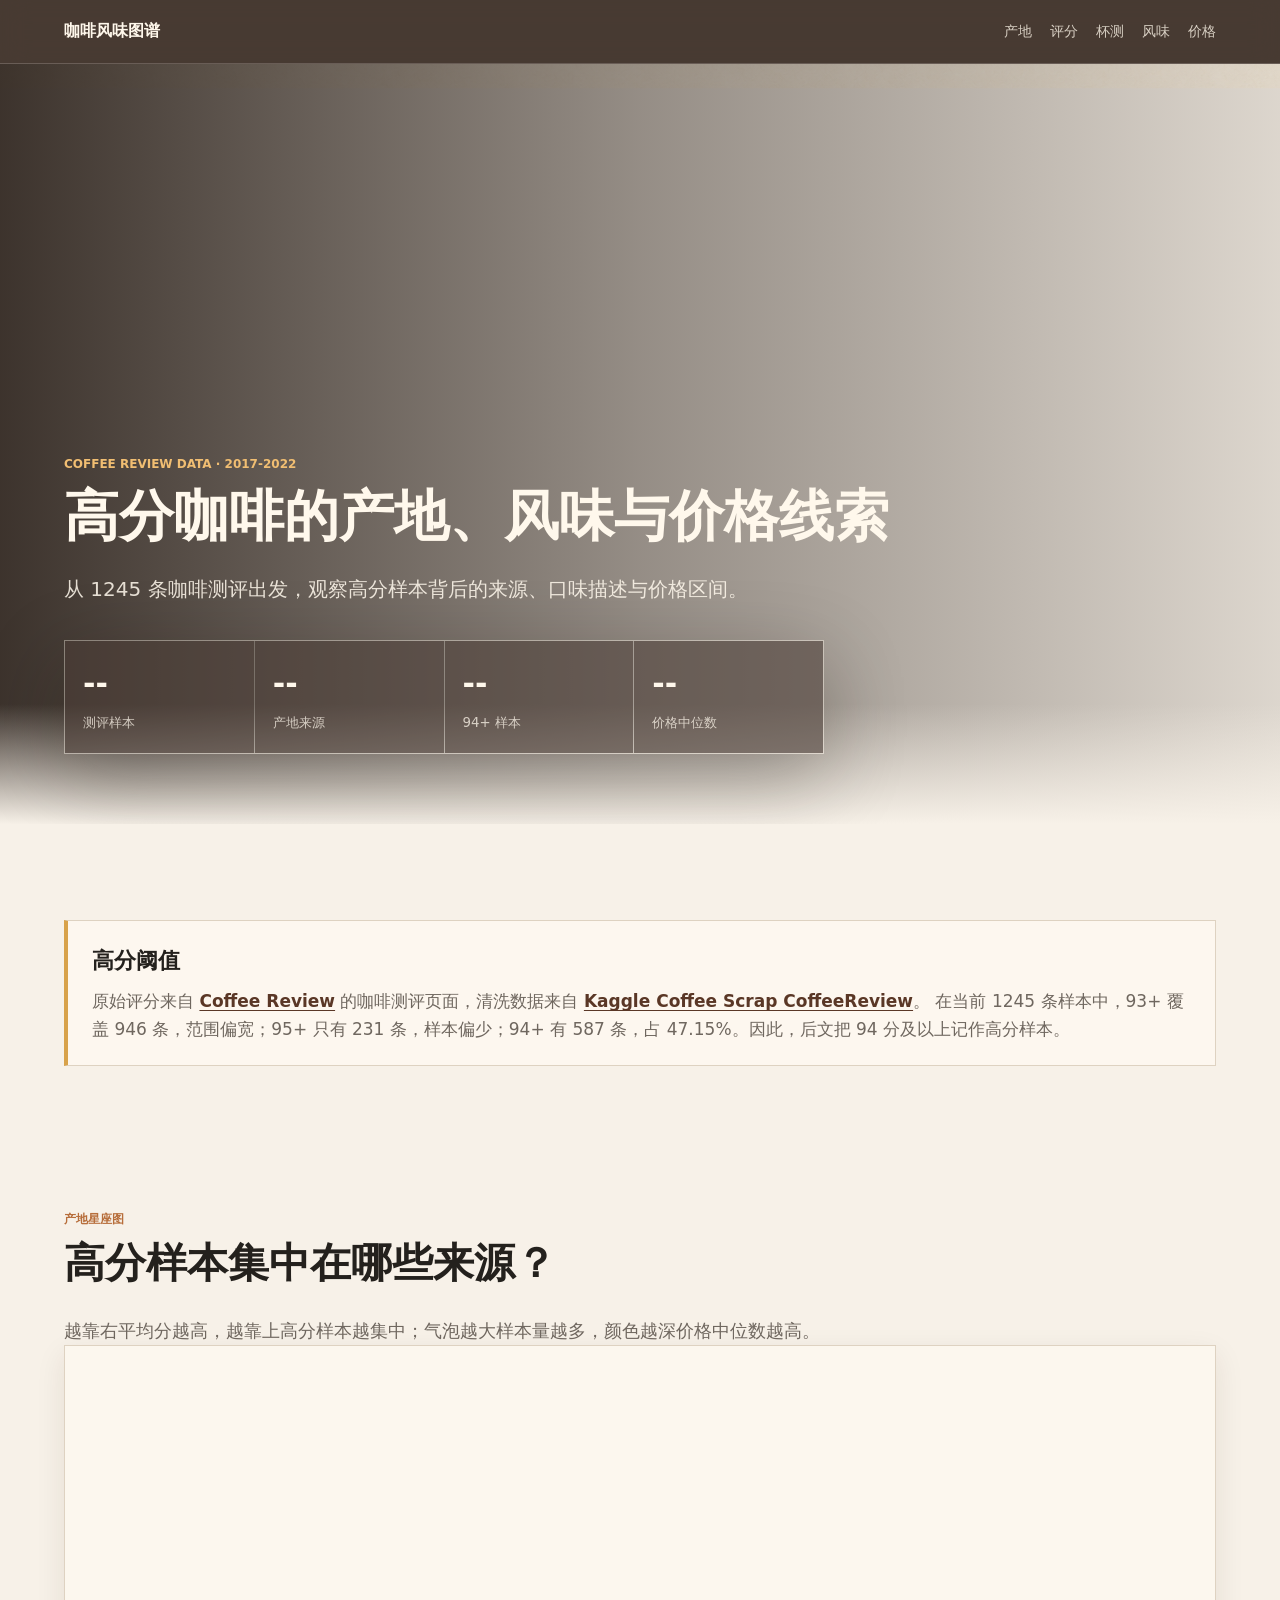
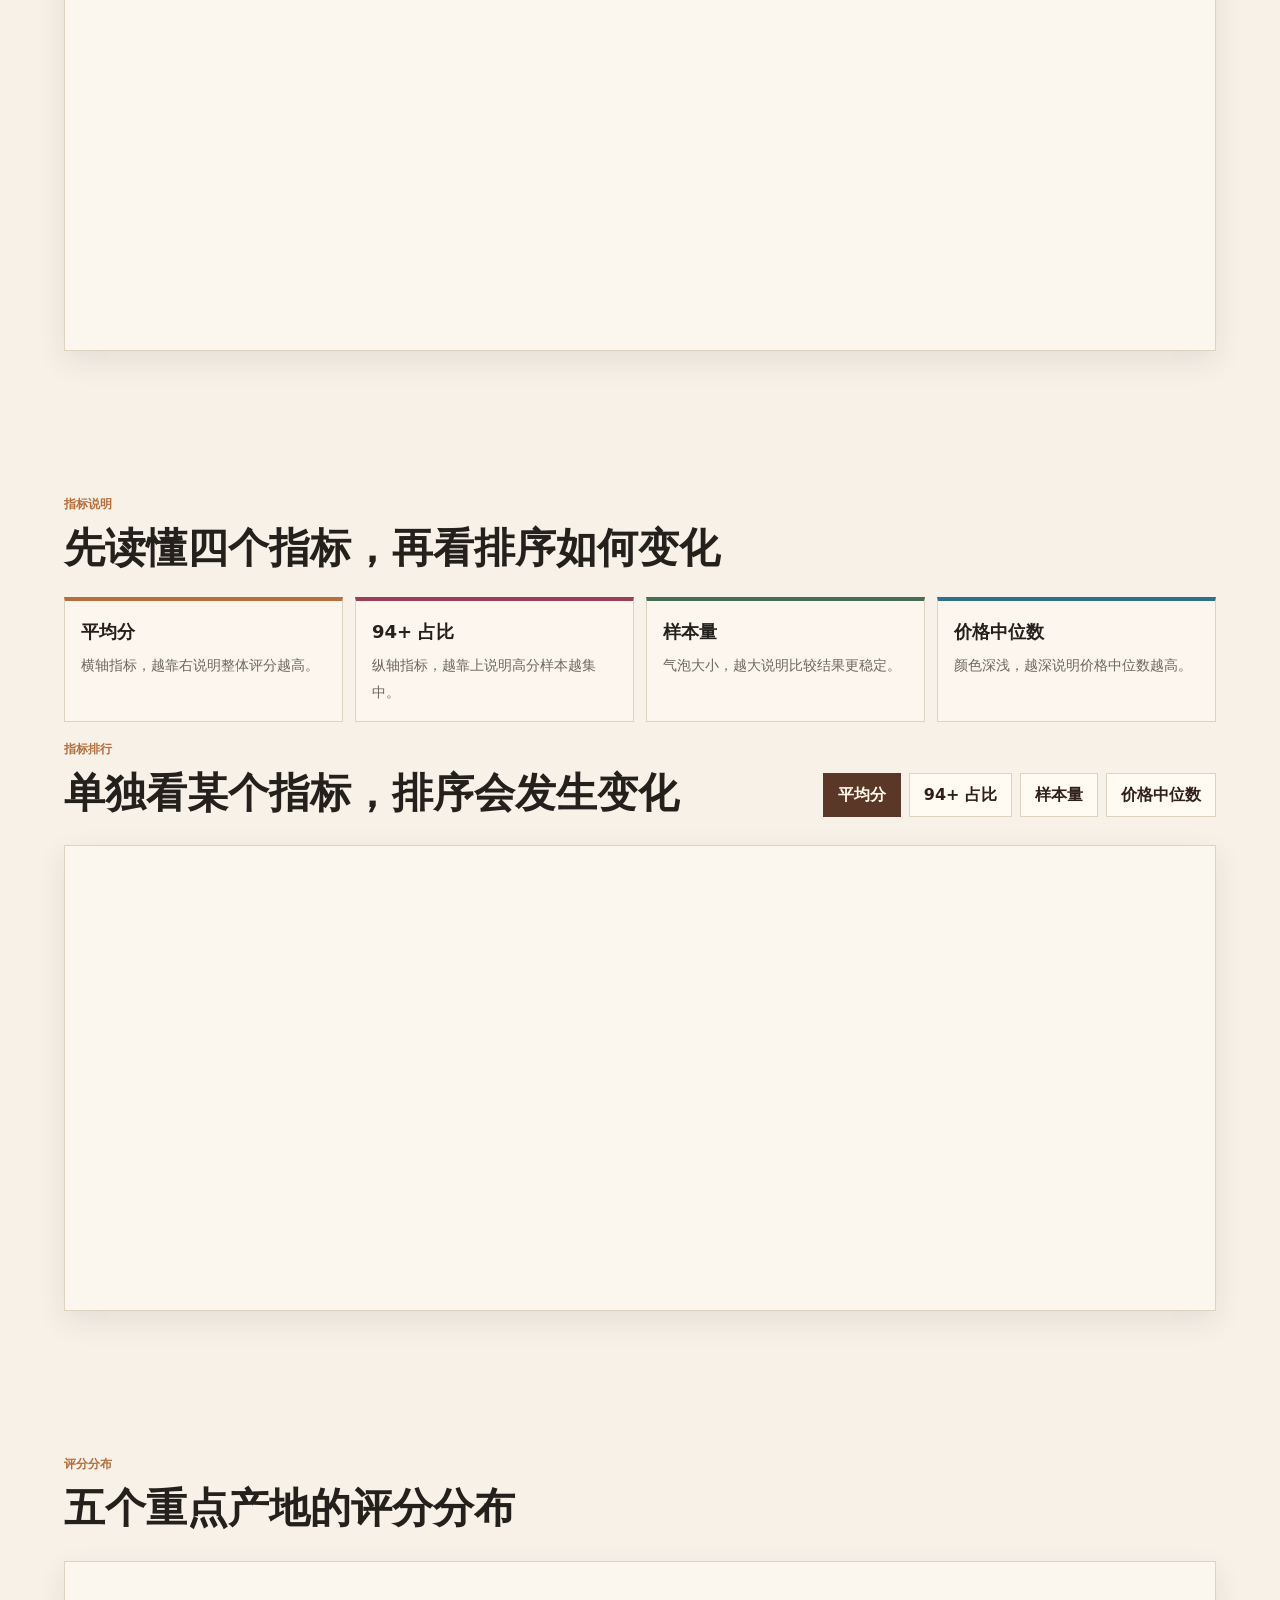
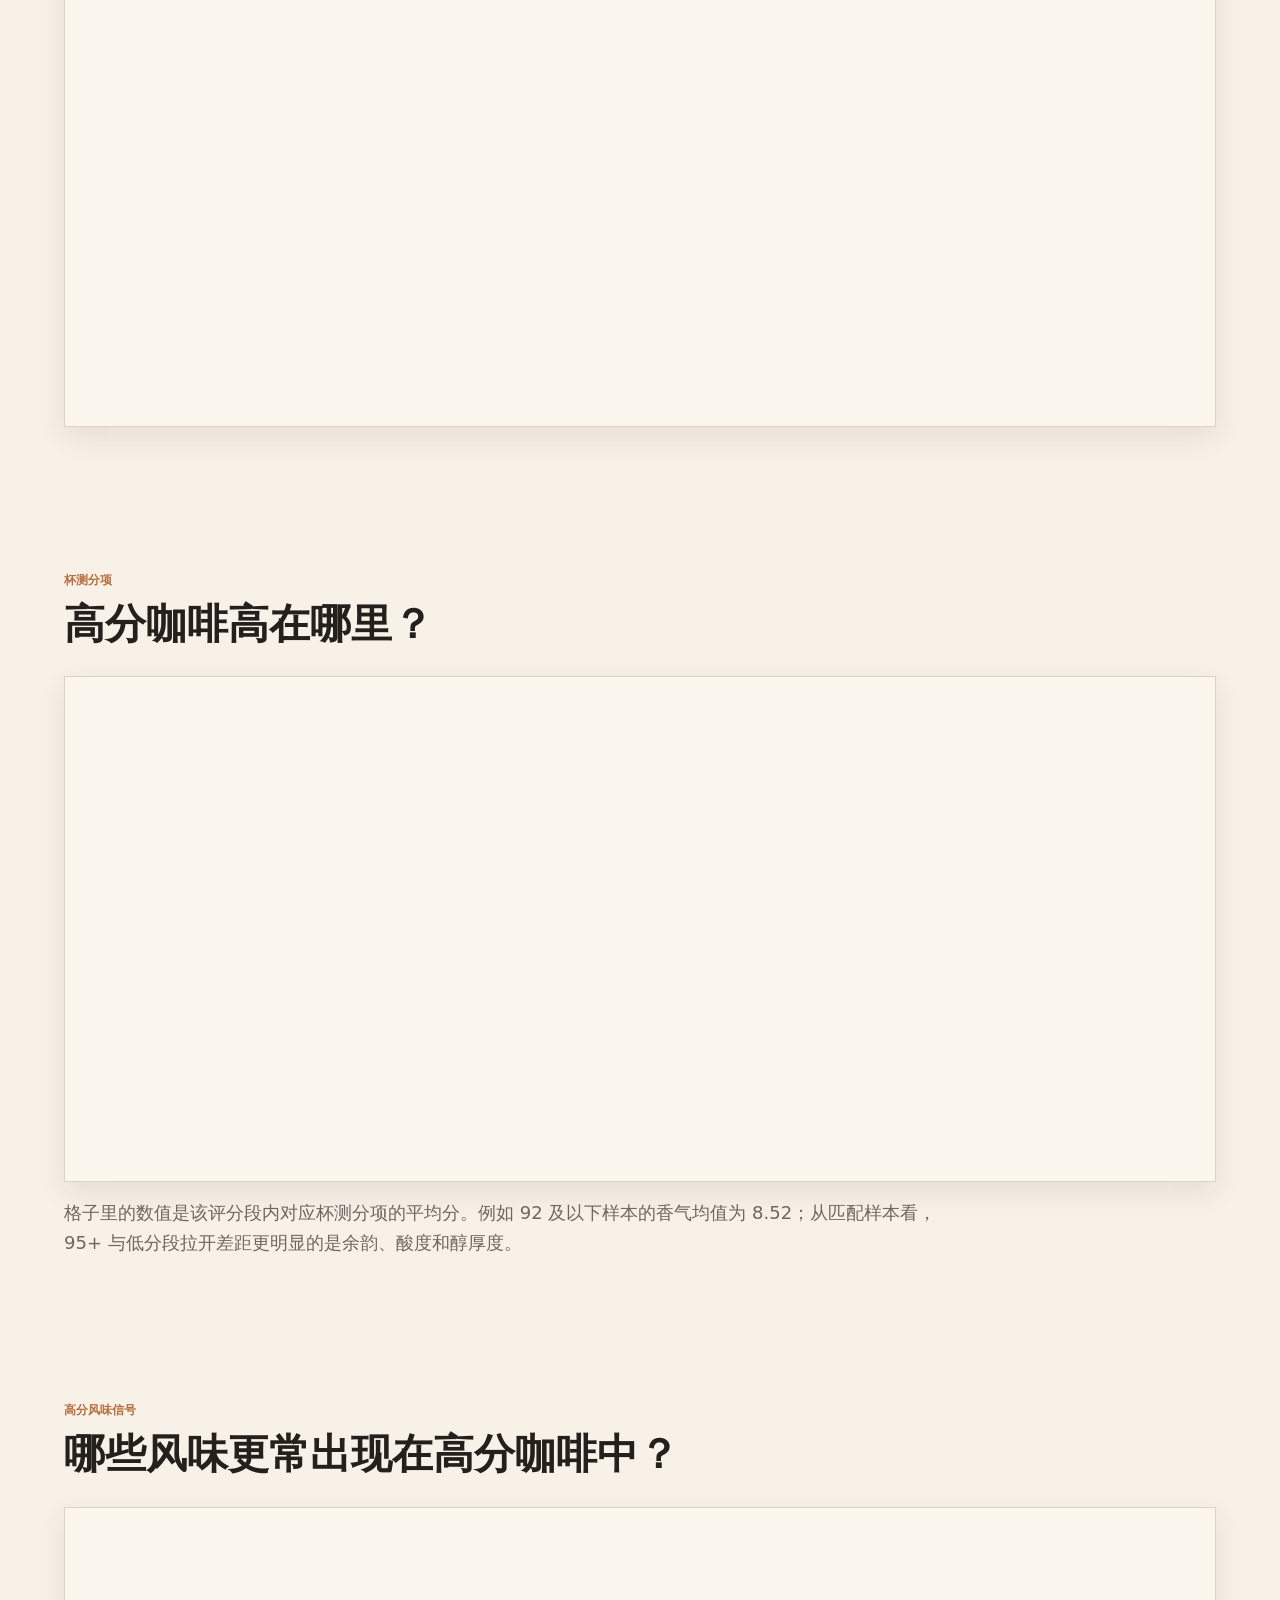
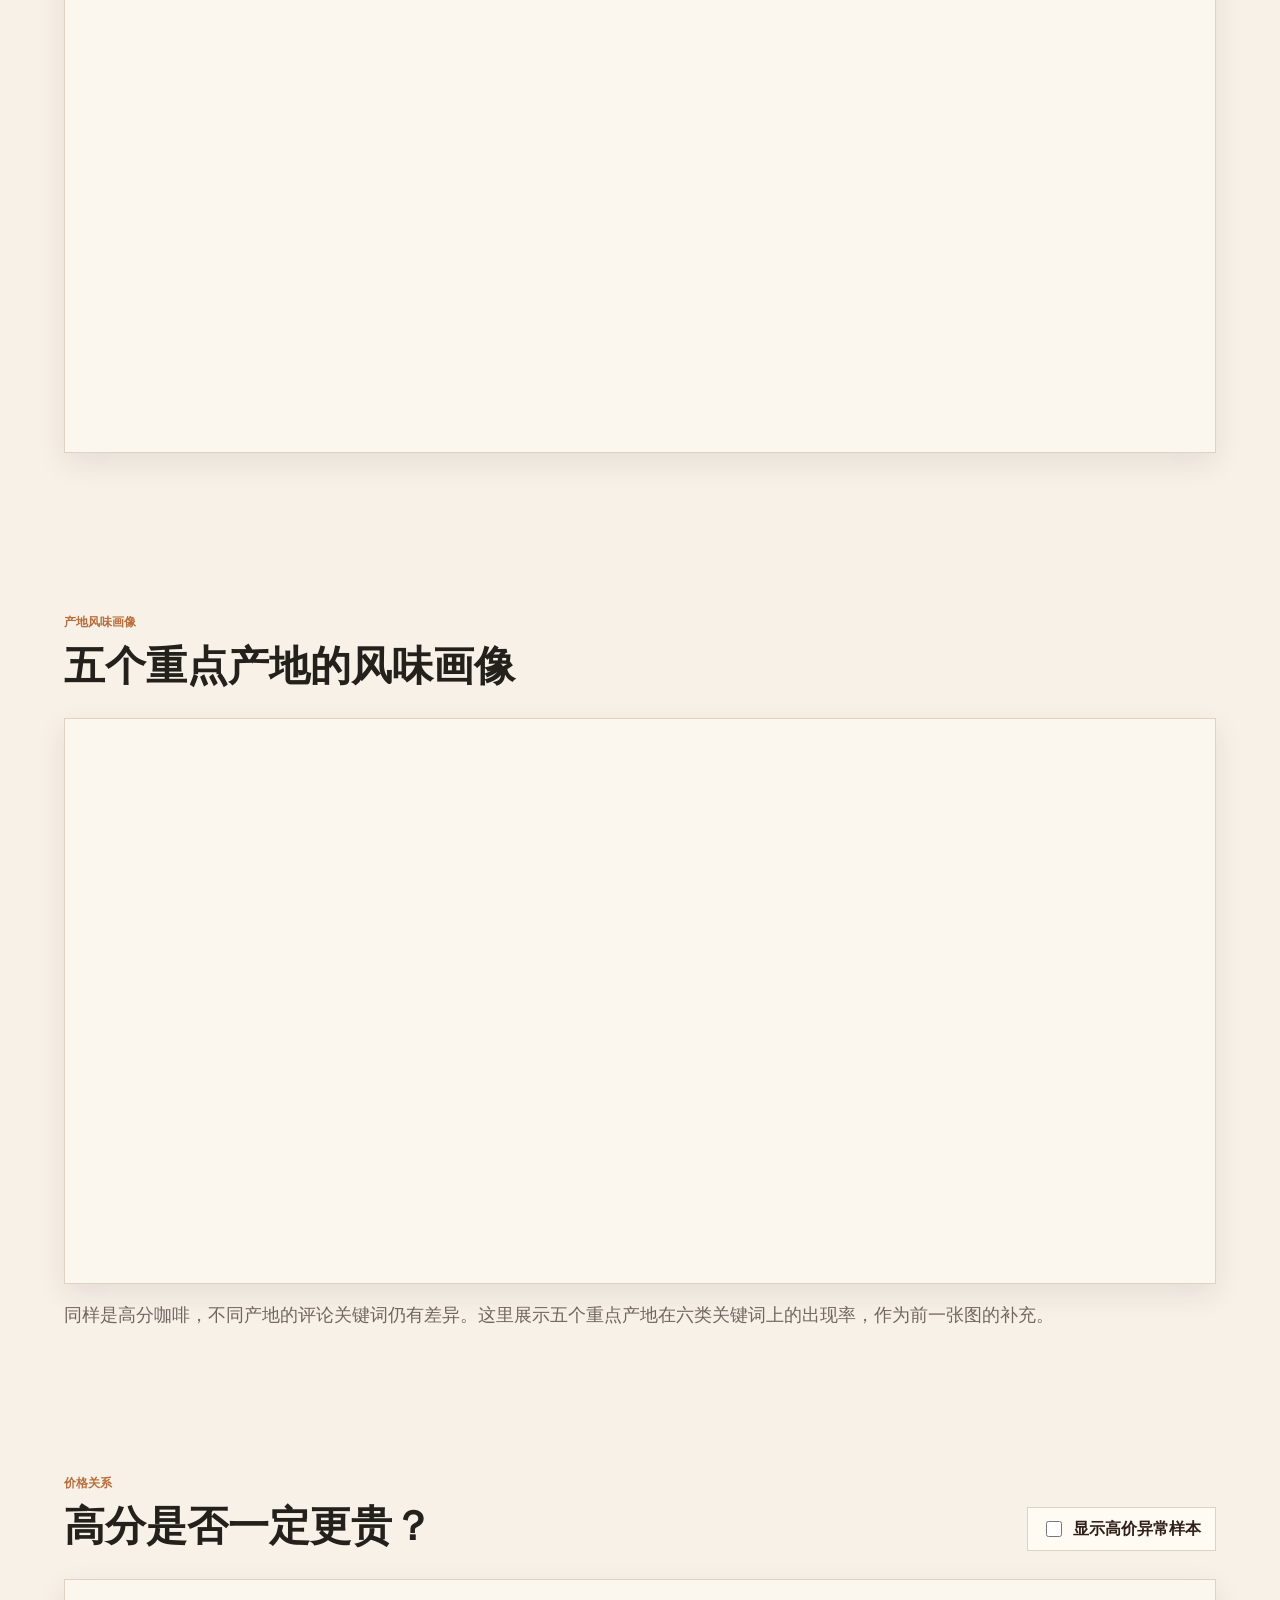
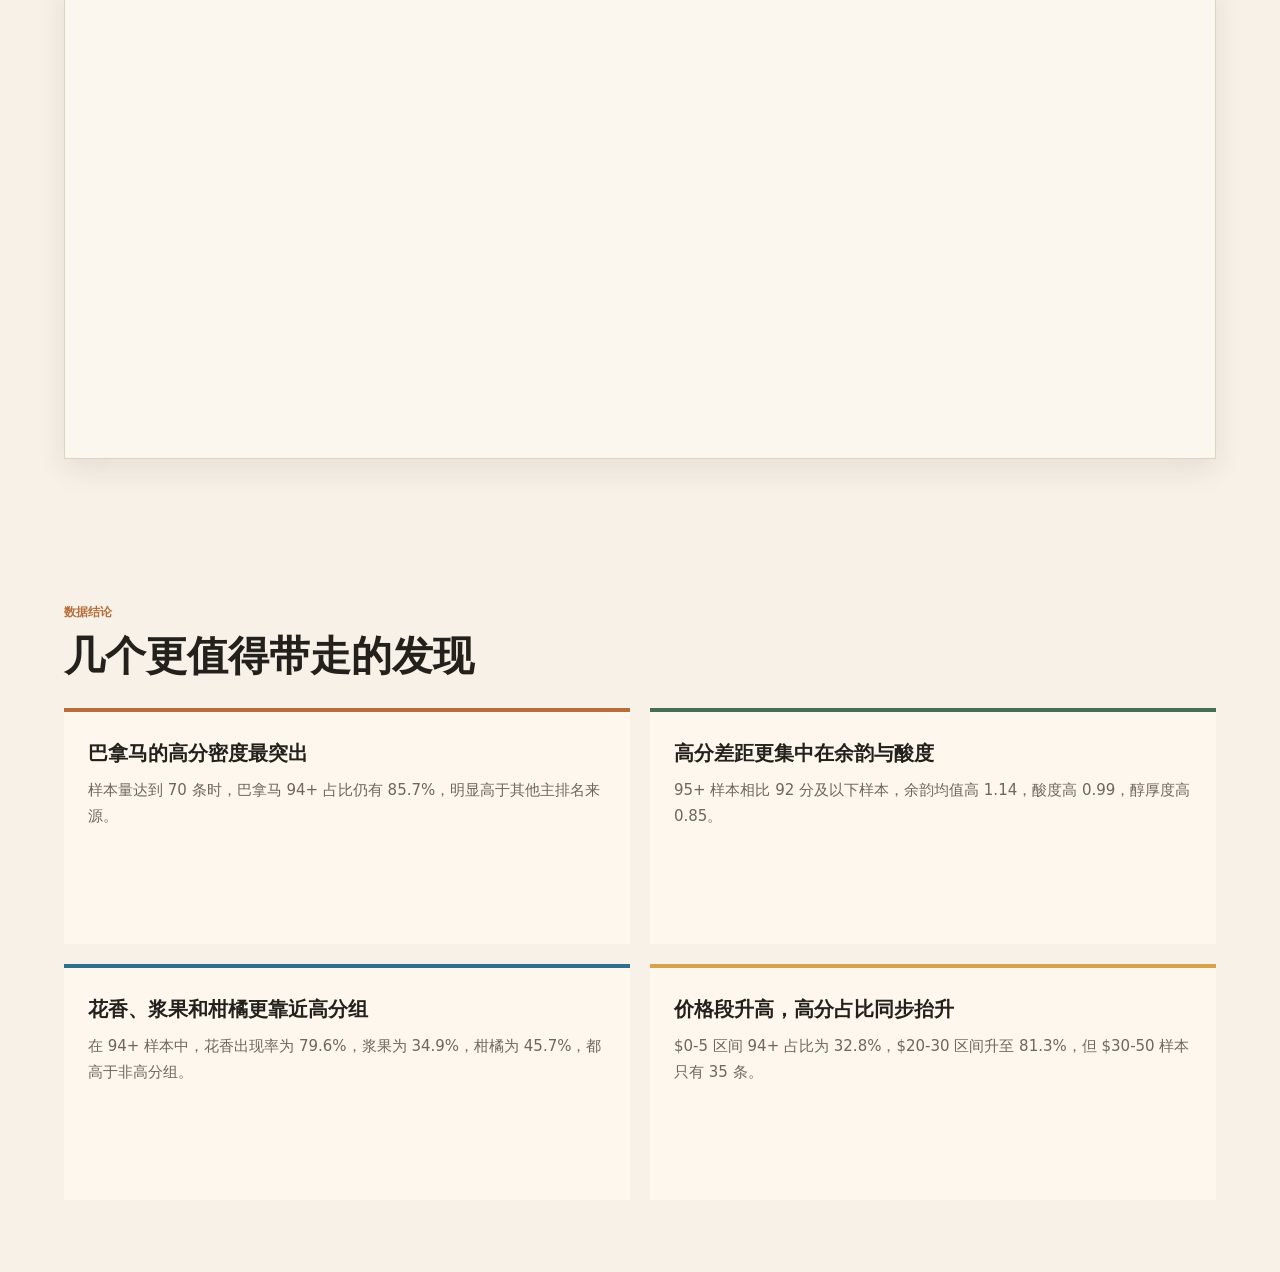
<file: index.html>
<!doctype html>
<html lang="zh-CN">
<head>
  <meta charset="utf-8">
  <meta http-equiv="refresh" content="0; url=site/">
  <meta name="viewport" content="width=device-width, initial-scale=1">
  <title>咖啡可视化</title>
</head>
<body>
</body>
</html>
</file>
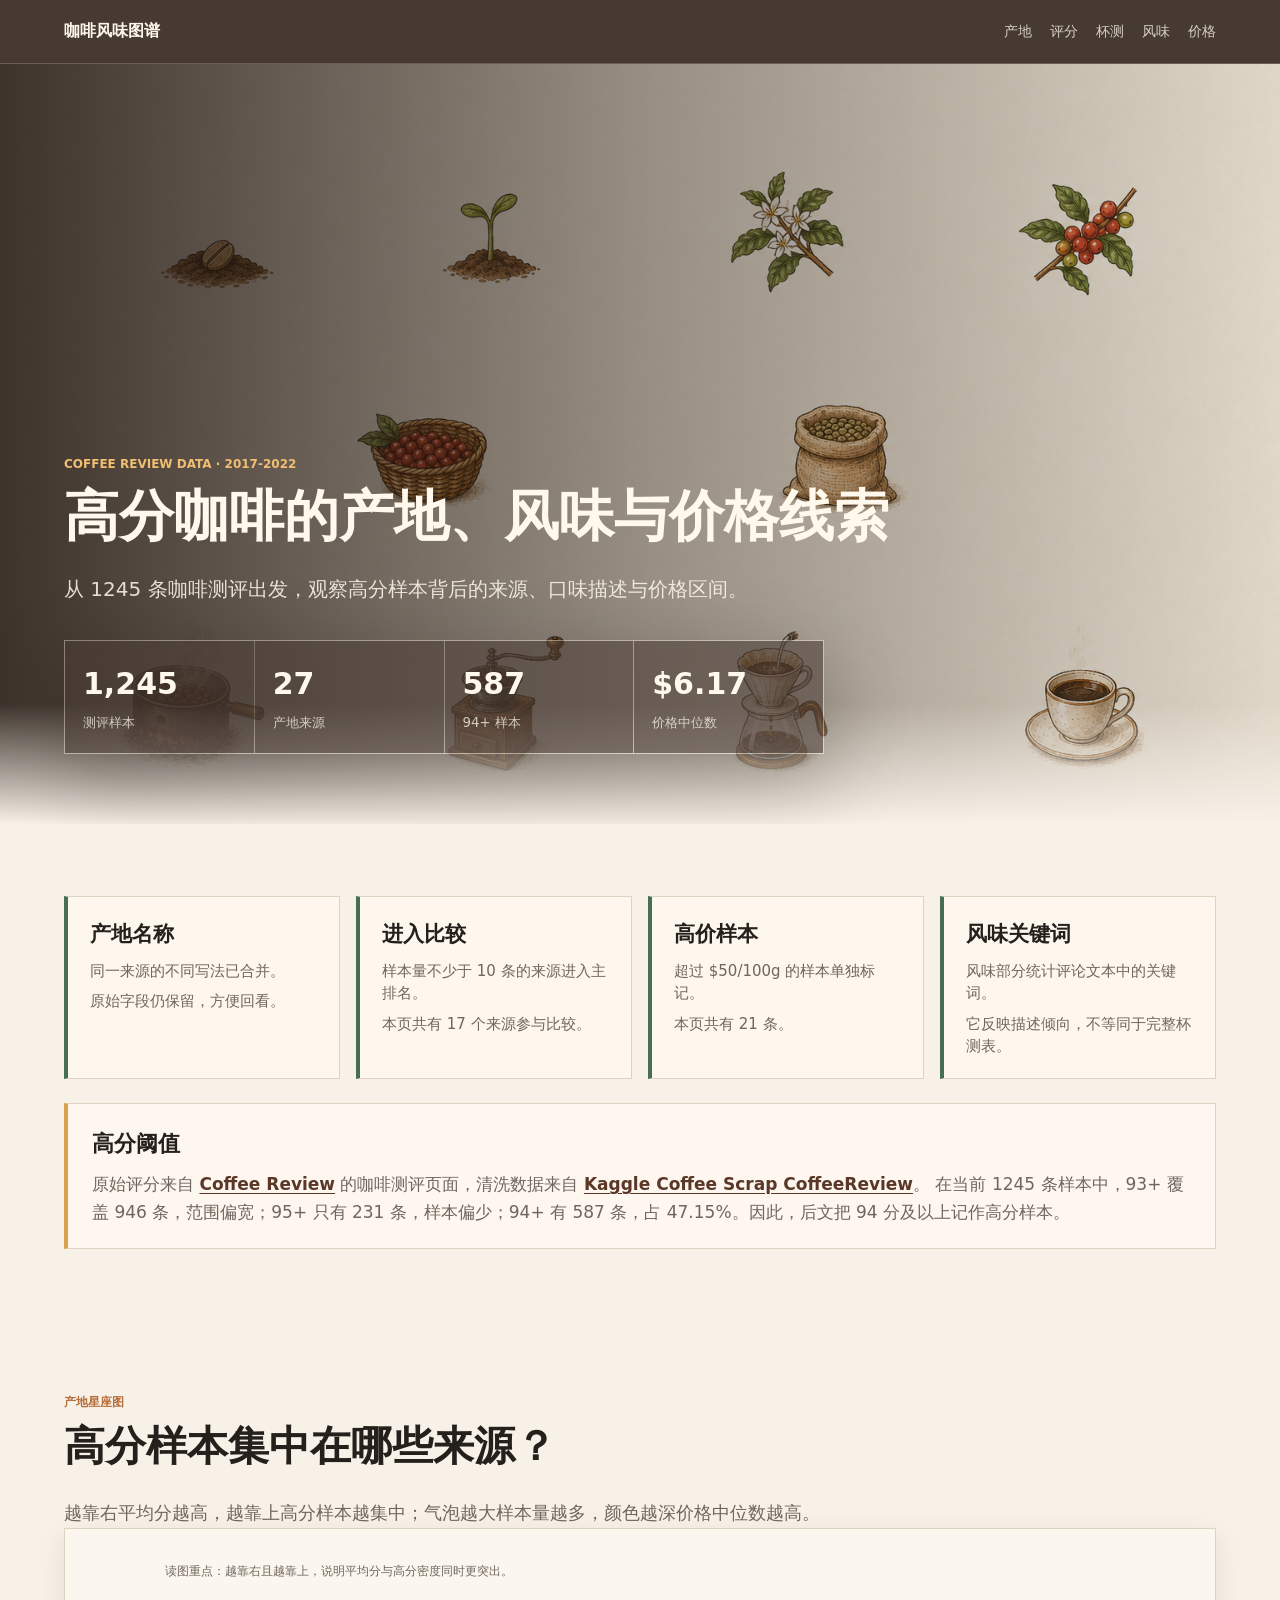
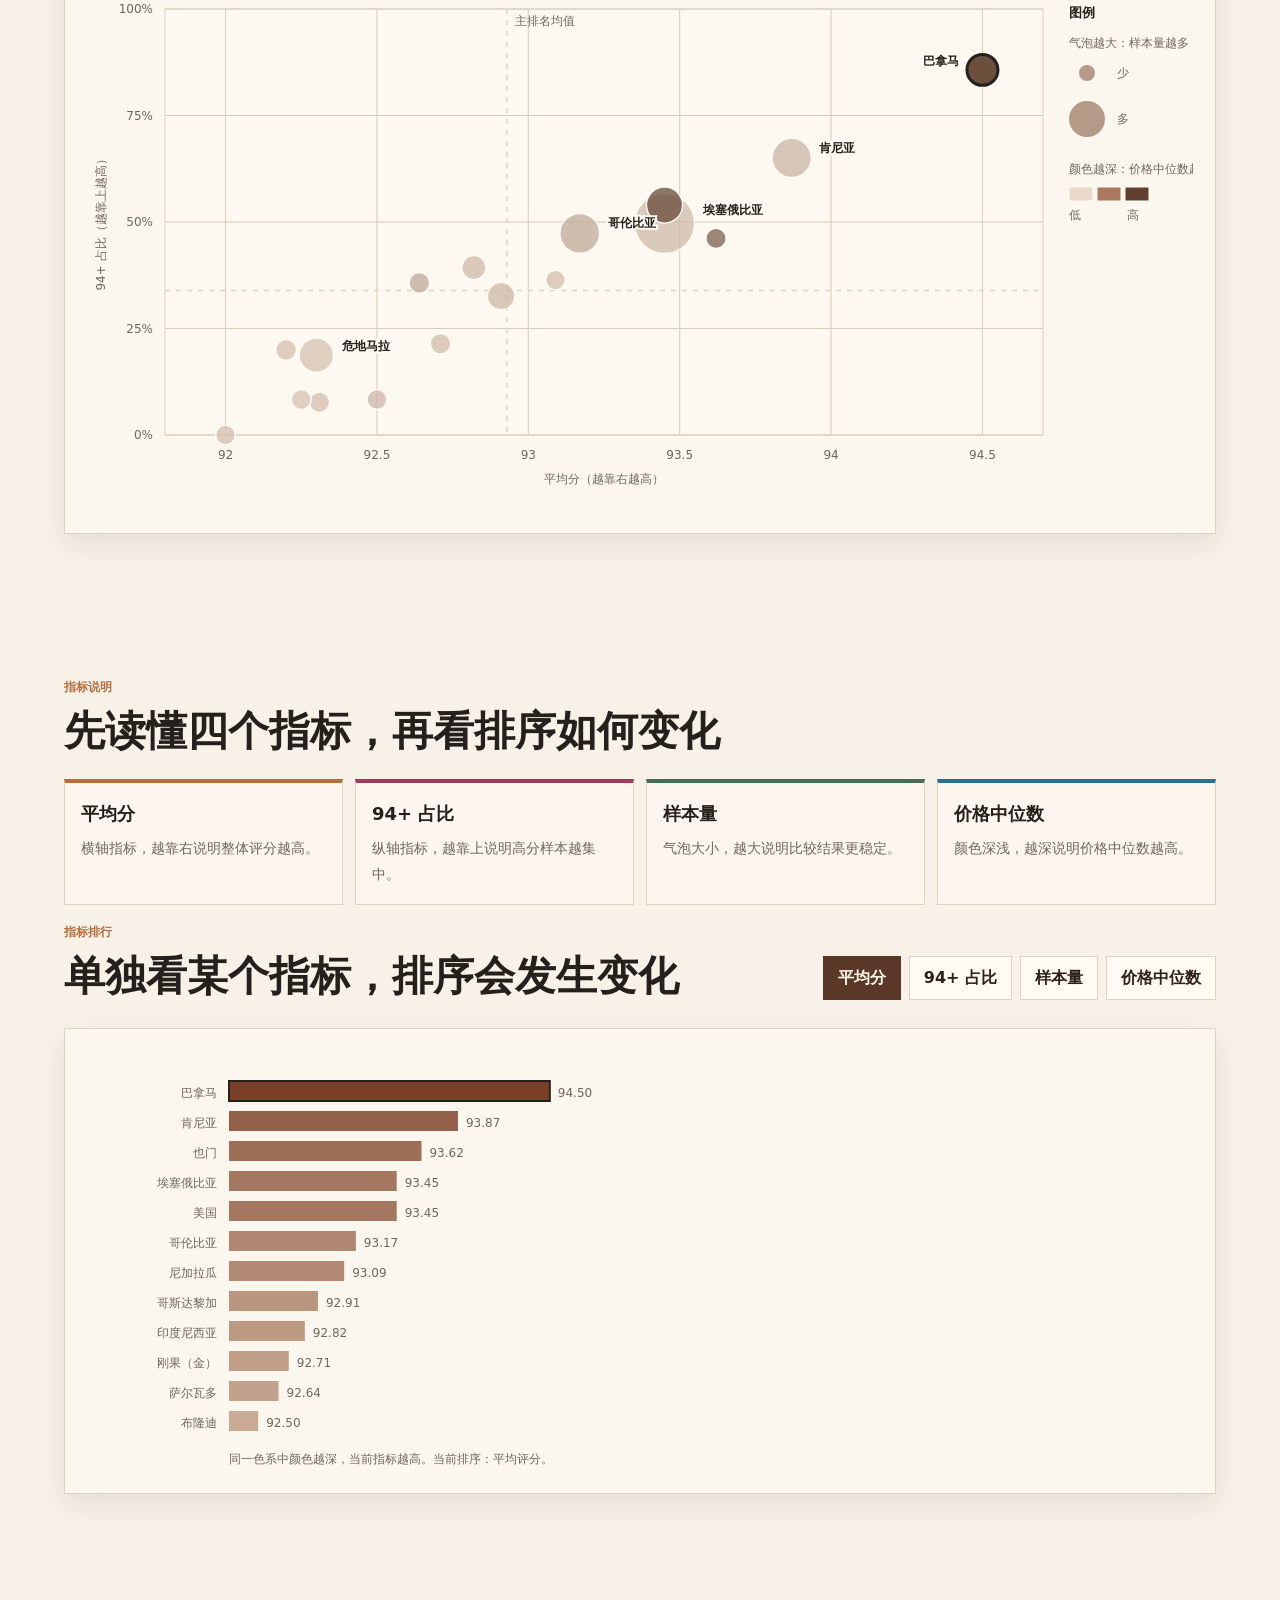
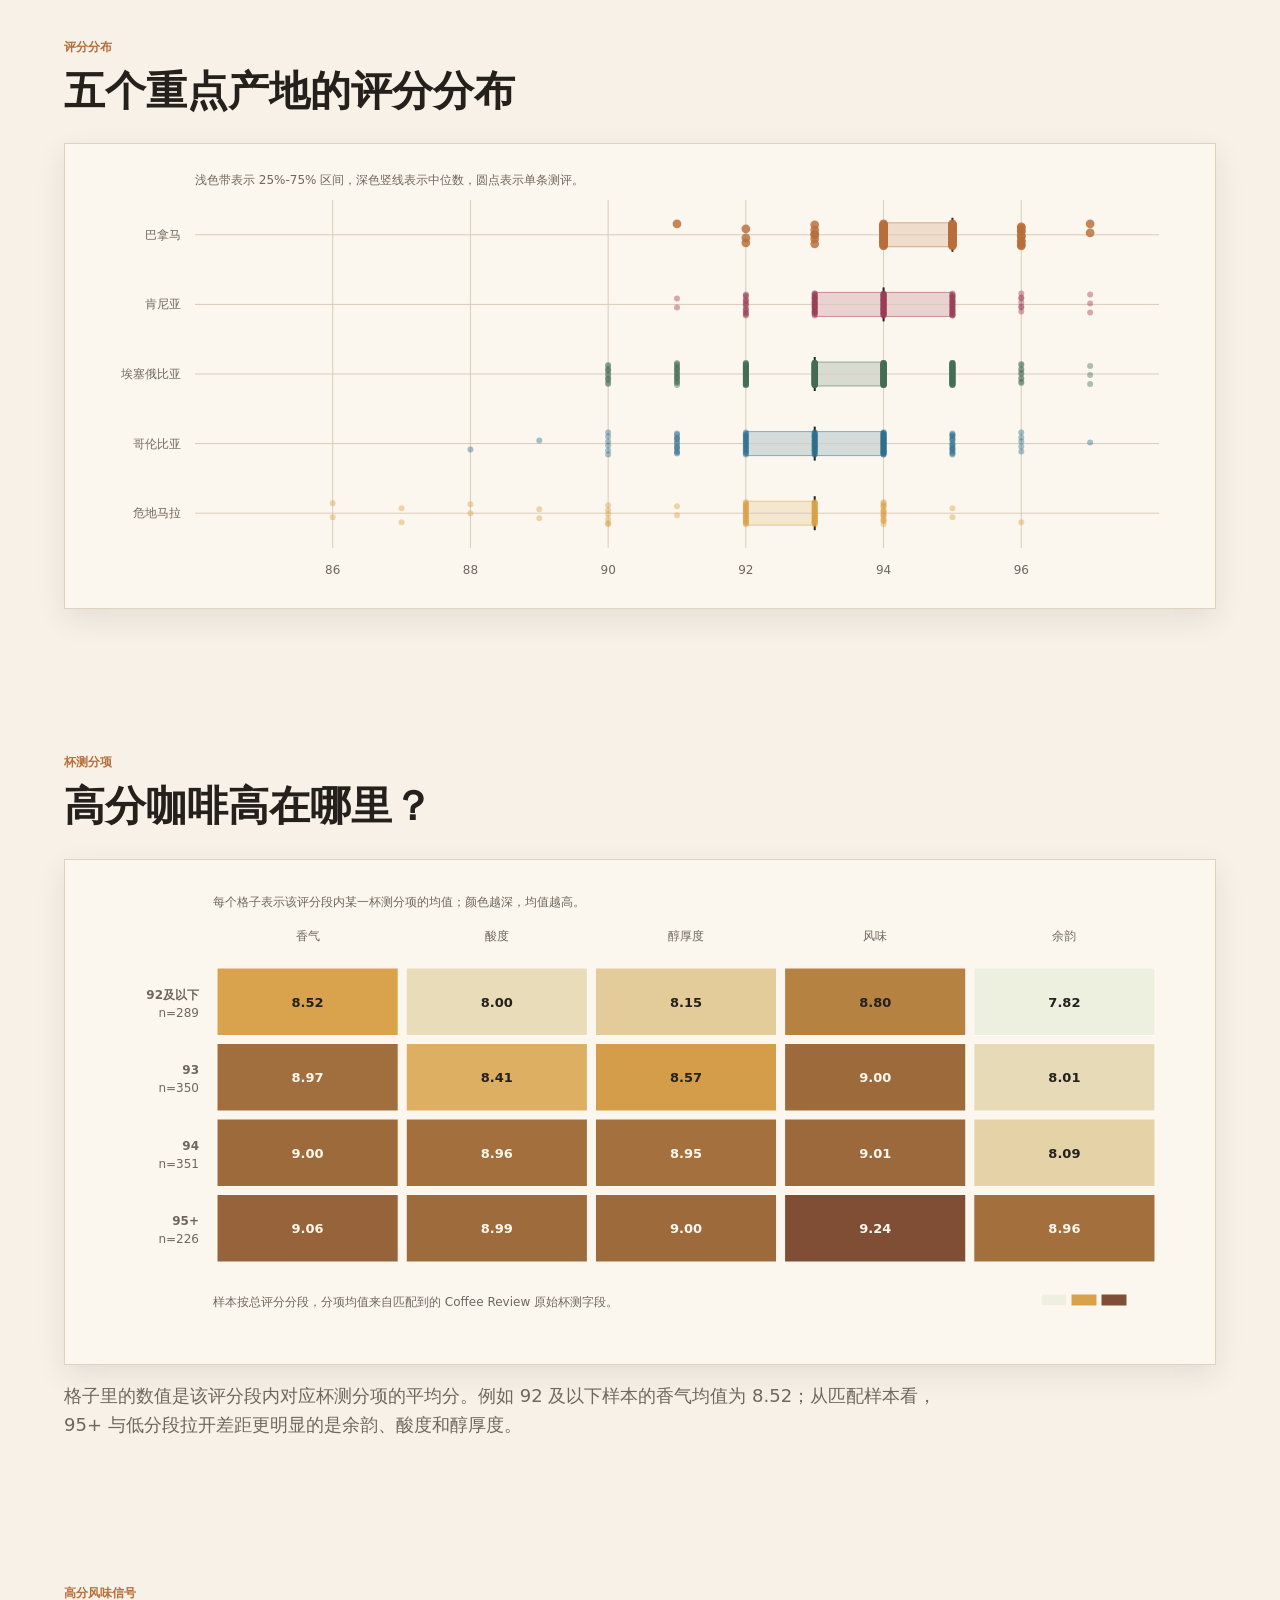
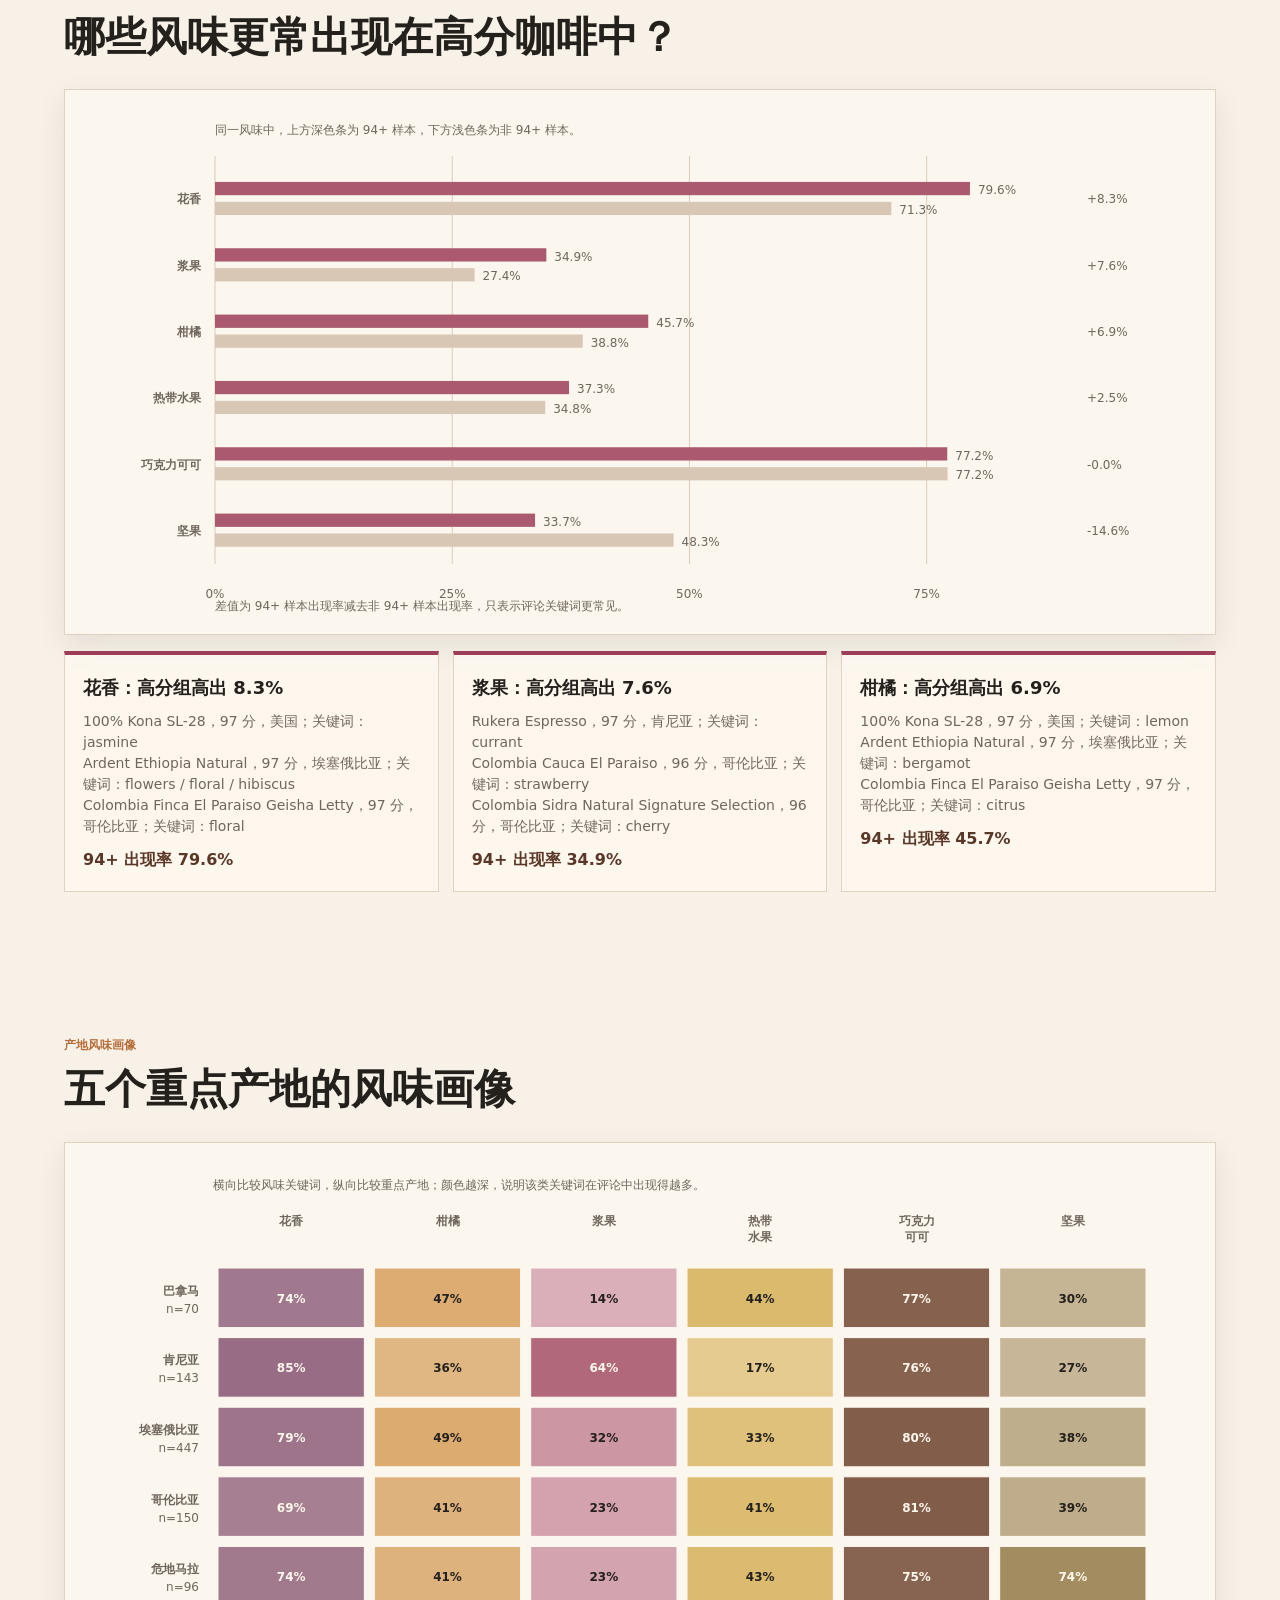
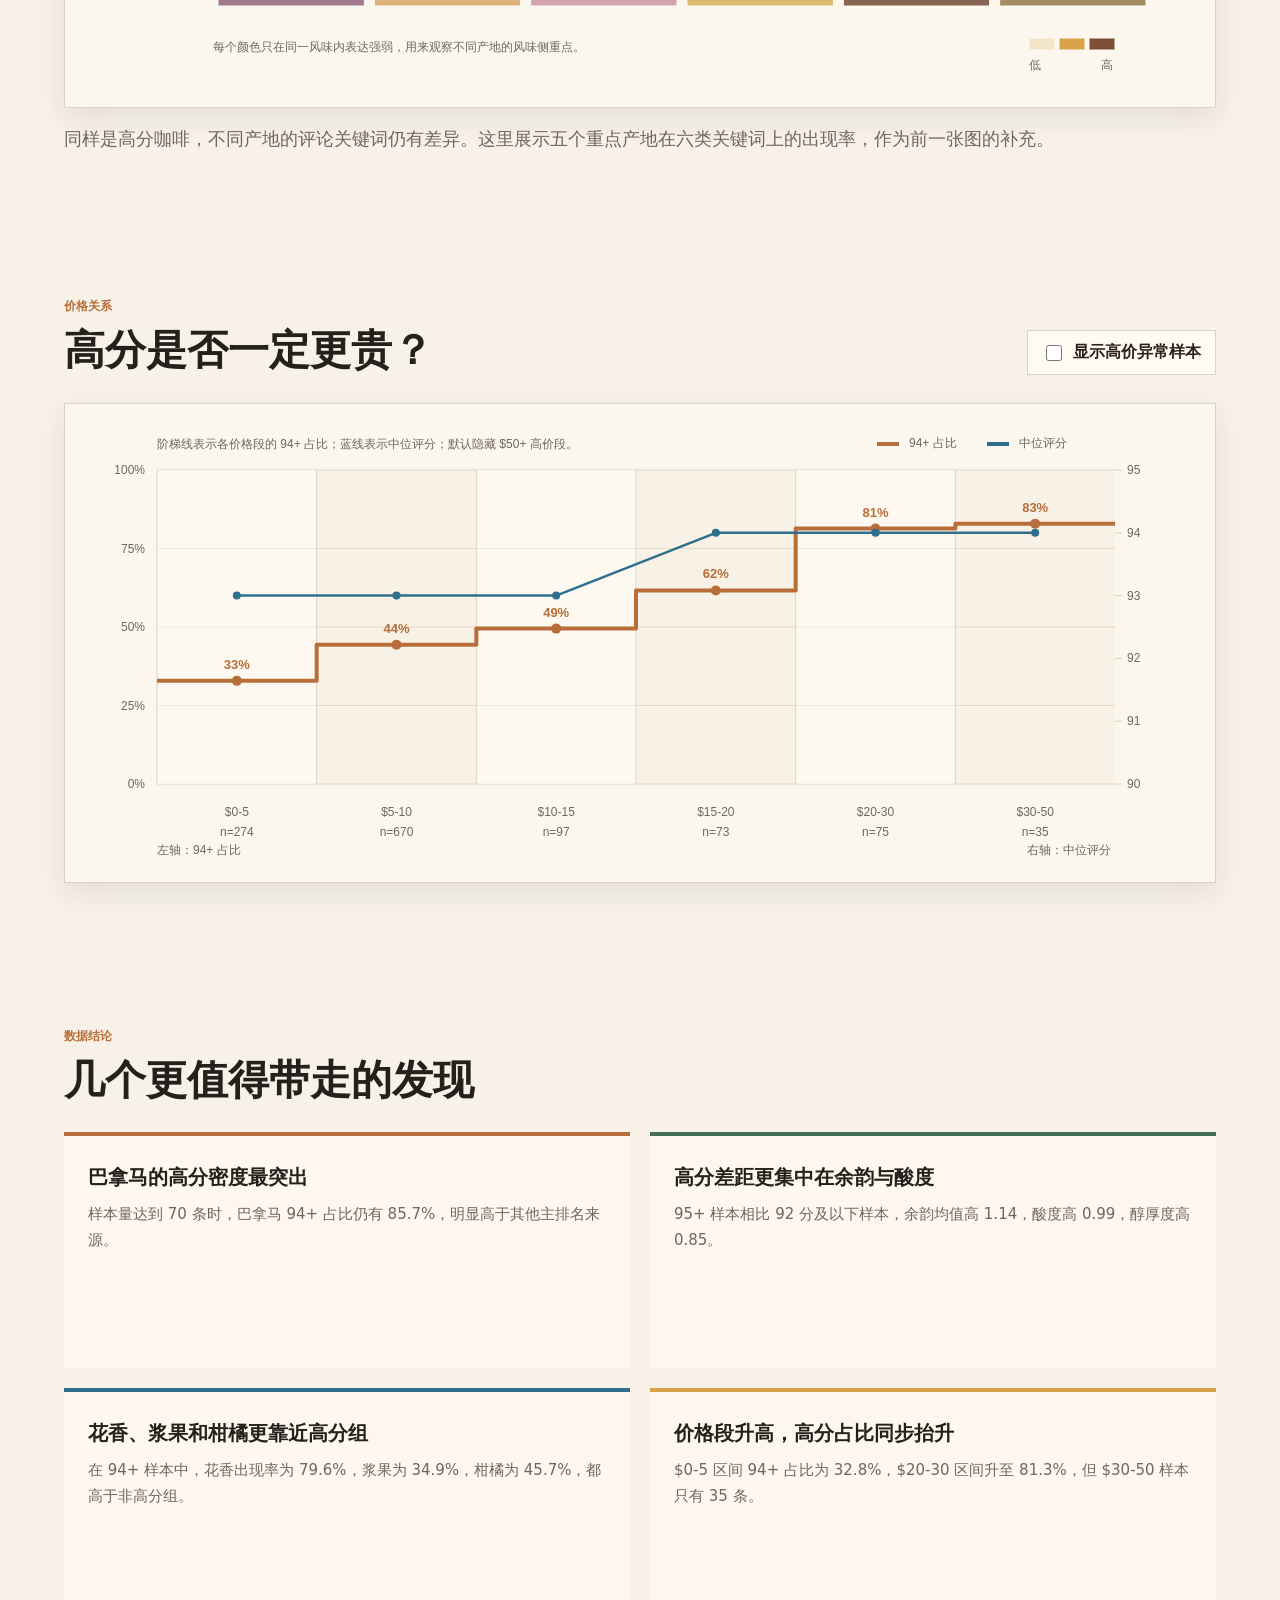
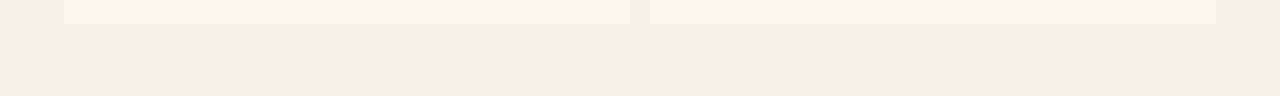
<file: site/index.html>
<!doctype html>
<html lang="zh-CN">
  <head>
    <meta charset="utf-8" />
    <meta name="viewport" content="width=device-width, initial-scale=1" />
    <title>高分咖啡的产地、风味与价格线索</title>
    <link rel="stylesheet" href="./css/style.css" />
  </head>
  <body>
    <header class="topbar">
      <a class="brand" href="#hero">咖啡风味图谱</a>
      <nav aria-label="页面导航">
        <a href="#origin">产地</a>
        <a href="#rating">评分</a>
        <a href="#cupping">杯测</a>
        <a href="#flavor">风味</a>
        <a href="#price">价格</a>
      </nav>
    </header>

    <section class="hero" id="hero">
      <div class="hero-overlay"></div>
      <div class="hero-content">
        <p class="eyebrow">Coffee Review Data · 2017-2022</p>
        <h1>高分咖啡的产地、风味与价格线索</h1>
        <p class="hero-copy">从 1245 条咖啡测评出发，观察高分样本背后的来源、口味描述与价格区间。</p>
        <div class="stat-strip" aria-label="数据概览">
          <div>
            <span id="statSamples">--</span>
            <small>测评样本</small>
          </div>
          <div>
            <span id="statCountries">--</span>
            <small>产地来源</small>
          </div>
          <div>
            <span id="statHigh">--</span>
            <small>94+ 样本</small>
          </div>
          <div>
            <span id="statPrice">--</span>
            <small>价格中位数</small>
          </div>
        </div>
      </div>
    </section>

    <main>
      <section class="section intro">
        <div class="note-grid" id="regionNotes"></div>
        <div class="definition-panel">
          <strong>高分阈值</strong>
          <span>
            原始评分来自
            <a href="https://www.coffeereview.com/review/" target="_blank" rel="noreferrer">Coffee Review</a>
            的咖啡测评页面，清洗数据来自
            <a href="https://www.kaggle.com/datasets/hanifalirsyad/coffee-scrap-coffeereview/versions/2" target="_blank" rel="noreferrer">Kaggle Coffee Scrap CoffeeReview</a>。
            在当前 1245 条样本中，93+ 覆盖 946 条，范围偏宽；95+ 只有 231 条，样本偏少；94+ 有 587 条，占 47.15%。因此，后文把 94 分及以上记作高分样本。
          </span>
        </div>
      </section>

      <section class="section" id="origin">
        <div class="section-head">
          <p class="eyebrow">产地星座图</p>
          <h2>高分样本集中在哪些来源？</h2>
        </div>
        <p class="chart-note origin-chart-note">越靠右平均分越高，越靠上高分样本越集中；气泡越大样本量越多，颜色越深价格中位数越高。</p>
        <div class="viz-panel overview-panel origin-constellation">
          <svg id="overviewChart" role="img" aria-label="产地星座图"></svg>
        </div>
      </section>

      <section class="section" id="rating">
        <div class="section-head">
          <p class="eyebrow">指标说明</p>
          <h2>先读懂四个指标，再看排序如何变化</h2>
        </div>
        <div class="metric-explain">
          <div><strong>平均分</strong><span>横轴指标，越靠右说明整体评分越高。</span></div>
          <div><strong>94+ 占比</strong><span>纵轴指标，越靠上说明高分样本越集中。</span></div>
          <div><strong>样本量</strong><span>气泡大小，越大说明比较结果更稳定。</span></div>
          <div><strong>价格中位数</strong><span>颜色深浅，越深说明价格中位数越高。</span></div>
        </div>

        <div class="section-head split">
          <div>
            <p class="eyebrow">指标排行</p>
            <h2>单独看某个指标，排序会发生变化</h2>
          </div>
          <div class="segmented" aria-label="排行指标">
            <button class="active" data-sort="avg_rating">平均分</button>
            <button data-sort="share_94plus">94+ 占比</button>
            <button data-sort="sample_size">样本量</button>
            <button data-sort="median_price_100g_usd">价格中位数</button>
          </div>
        </div>
        <div class="viz-panel">
          <svg id="rankingChart" role="img" aria-label="产地排行图"></svg>
        </div>
      </section>

      <section class="section">
        <div class="section-head">
          <p class="eyebrow">评分分布</p>
          <h2>五个重点产地的评分分布</h2>
        </div>
        <div class="viz-panel">
          <svg id="distributionChart" role="img" aria-label="重点产地评分分布图"></svg>
        </div>
      </section>

      <section class="section" id="cupping">
        <div class="section-head">
          <p class="eyebrow">杯测分项</p>
          <h2>高分咖啡高在哪里？</h2>
        </div>
        <div class="viz-panel">
          <svg id="cuppingChart" role="img" aria-label="评分分段与杯测分项热力图"></svg>
        </div>
        <p class="chart-note">格子里的数值是该评分段内对应杯测分项的平均分。例如 92 及以下样本的香气均值为 8.52；从匹配样本看，95+ 与低分段拉开差距更明显的是余韵、酸度和醇厚度。</p>
      </section>

      <section class="section" id="flavor">
        <div class="section-head">
          <p class="eyebrow">高分风味信号</p>
          <h2>哪些风味更常出现在高分咖啡中？</h2>
        </div>
        <div class="viz-panel">
          <svg id="flavorChart" role="img" aria-label="高分与非高分风味关键词对比图"></svg>
        </div>
        <div id="flavorExamples" class="flavor-examples"></div>
      </section>

      <section class="section flavor-origin">
        <div class="section-head">
          <p class="eyebrow">产地风味画像</p>
          <h2>五个重点产地的风味画像</h2>
        </div>
        <div class="viz-panel">
          <svg id="originFlavorChart" role="img" aria-label="五个重点产地风味关键词热力图"></svg>
        </div>
        <p class="chart-note">同样是高分咖啡，不同产地的评论关键词仍有差异。这里展示五个重点产地在六类关键词上的出现率，作为前一张图的补充。</p>
      </section>

      <section class="section" id="price">
        <div class="section-head split">
          <div>
            <p class="eyebrow">价格关系</p>
            <h2>高分是否一定更贵？</h2>
          </div>
          <label class="toggle">
            <input type="checkbox" id="showOutliers" />
            <span>显示高价异常样本</span>
          </label>
        </div>
        <div class="viz-panel canvas-panel">
          <canvas id="priceChart" aria-label="价格区间与高分占比阶梯图"></canvas>
        </div>
      </section>

      <section class="section notes">
        <div class="section-head">
          <p class="eyebrow">数据结论</p>
          <h2>几个更值得带走的发现</h2>
        </div>
        <div class="conclusion-grid">
          <article>
            <strong>巴拿马的高分密度最突出</strong>
            <span>样本量达到 70 条时，巴拿马 94+ 占比仍有 85.7%，明显高于其他主排名来源。</span>
          </article>
          <article>
            <strong>高分差距更集中在余韵与酸度</strong>
            <span>95+ 样本相比 92 分及以下样本，余韵均值高 1.14，酸度高 0.99，醇厚度高 0.85。</span>
          </article>
          <article>
            <strong>花香、浆果和柑橘更靠近高分组</strong>
            <span>在 94+ 样本中，花香出现率为 79.6%，浆果为 34.9%，柑橘为 45.7%，都高于非高分组。</span>
          </article>
          <article>
            <strong>价格段升高，高分占比同步抬升</strong>
            <span>$0-5 区间 94+ 占比为 32.8%，$20-30 区间升至 81.3%，但 $30-50 样本只有 35 条。</span>
          </article>
        </div>
      </section>
    </main>

    <div id="tooltip" class="tooltip" hidden></div>
    <script src="./js/main.js"></script>
  </body>
</html>
</file>
<file: site/css/style.css>
:root {
  --ink: #24211d;
  --muted: #6f675f;
  --paper: #f7f1e8;
  --paper-strong: #fffaf2;
  --line: #ded2c1;
  --coffee: #5a3726;
  --coffee-dark: #2f2019;
  --copper: #b76e3b;
  --leaf: #466d56;
  --berry: #9b3d57;
  --blue: #2f6f8e;
  --gold: #d8a24a;
  --shadow: 0 10px 28px rgba(53, 37, 24, 0.09);
}

* {
  box-sizing: border-box;
}

html {
  scroll-behavior: smooth;
}

body {
  margin: 0;
  background: var(--paper);
  color: var(--ink);
  font-family:
    "Microsoft YaHei",
    "PingFang SC",
    "Noto Sans SC",
    system-ui,
    sans-serif;
  line-height: 1.65;
}

a {
  color: inherit;
  text-decoration: none;
}

.topbar {
  position: sticky;
  top: 0;
  z-index: 20;
  display: flex;
  align-items: center;
  justify-content: space-between;
  gap: 24px;
  min-height: 64px;
  padding: 0 5vw;
  border-bottom: 1px solid rgba(255, 255, 255, 0.18);
  background: rgba(47, 32, 25, 0.88);
  color: #fff8ec;
  backdrop-filter: blur(14px);
}

.brand {
  font-weight: 700;
}

.topbar nav {
  display: flex;
  gap: 18px;
  color: rgba(255, 248, 236, 0.78);
  font-size: 14px;
}

.topbar a:hover {
  color: #ffffff;
}

.hero {
  position: relative;
  min-height: min(760px, calc(100vh - 16px));
  display: flex;
  align-items: flex-end;
  padding: 110px 5vw 70px;
  overflow: hidden;
  background:
    linear-gradient(90deg, rgba(30, 20, 14, 0.86), rgba(30, 20, 14, 0.45), rgba(30, 20, 14, 0.12)),
    url("../assets/coffee-bean-life-illustration.png") center right / cover no-repeat;
  color: #fff8ec;
}

.hero::after {
  content: "";
  position: absolute;
  left: 0;
  right: 0;
  bottom: 0;
  height: 120px;
  background: linear-gradient(0deg, var(--paper), rgba(247, 241, 232, 0));
}

.hero-content {
  position: relative;
  z-index: 1;
  width: min(1500px, 100%);
  max-width: 1500px;
}

.eyebrow {
  margin: 0 0 10px;
  color: var(--copper);
  font-size: 12px;
  font-weight: 800;
  letter-spacing: 0;
  text-transform: uppercase;
}

.hero .eyebrow {
  color: #f1be72;
}

h1,
h2,
h3 {
  margin: 0;
  line-height: 1.16;
  letter-spacing: 0;
}

h1 {
  max-width: none;
  white-space: nowrap;
  font-size: clamp(40px, 4.3vw, 78px);
}

h2 {
  font-size: clamp(28px, 3.2vw, 44px);
}

h3 {
  font-size: 28px;
}

.hero-copy {
  max-width: 1120px;
  margin: 24px 0 34px;
  color: rgba(255, 248, 236, 0.86);
  font-size: 20px;
  white-space: nowrap;
}

.stat-strip {
  display: grid;
  grid-template-columns: repeat(4, minmax(112px, 1fr));
  gap: 1px;
  max-width: 760px;
  overflow: hidden;
  border: 1px solid rgba(255, 248, 236, 0.25);
  background: rgba(255, 248, 236, 0.16);
  box-shadow: 0 24px 80px rgba(20, 12, 8, 0.3);
}

.stat-strip div {
  min-height: 88px;
  padding: 18px;
  background: rgba(47, 32, 25, 0.52);
}

.stat-strip span {
  display: block;
  font-size: 30px;
  font-weight: 800;
}

.stat-strip small {
  color: rgba(255, 248, 236, 0.74);
}

main {
  position: relative;
  z-index: 1;
}

.section {
  padding: 72px 5vw;
}

.intro,
.notes {
  max-width: none;
}

.section-head {
  max-width: 940px;
  margin-bottom: 28px;
}

.section-head.split {
  display: flex;
  align-items: end;
  justify-content: space-between;
  gap: 24px;
  max-width: none;
}

.section > p {
  max-width: 900px;
  color: var(--muted);
  font-size: 18px;
}

.viz-panel {
  border: 1px solid var(--line);
  background: rgba(255, 250, 242, 0.66);
  box-shadow: var(--shadow);
}

.viz-panel {
  min-height: 420px;
  padding: 22px;
}

.viz-panel svg {
  display: block;
  width: 100%;
  height: 420px;
}

#flavorChart {
  height: 500px;
}

#originFlavorChart {
  height: 520px;
}

#cuppingChart {
  height: 460px;
}

.segmented {
  display: flex;
  flex-wrap: wrap;
  gap: 8px;
}

.segmented button,
.toggle {
  min-height: 40px;
  border: 1px solid var(--line);
  background: var(--paper-strong);
  color: var(--coffee-dark);
  font: inherit;
  font-weight: 700;
}

.segmented button {
  padding: 8px 14px;
  cursor: pointer;
}

.segmented button.active {
  border-color: var(--coffee);
  background: var(--coffee);
  color: #fff8ec;
}

.toggle {
  display: inline-flex;
  align-items: center;
  gap: 8px;
  padding: 8px 14px;
  cursor: pointer;
}

.toggle input {
  width: 16px;
  height: 16px;
  accent-color: var(--coffee);
}

.canvas-panel {
  height: 480px;
}

.canvas-panel canvas {
  display: block;
  width: 100%;
  height: 100%;
}

.overview-panel {
  margin-bottom: 0;
}

.overview-panel svg {
  height: 500px;
}

.origin-constellation svg {
  height: 560px;
}

.origin-chart-note {
  max-width: none;
  margin: -10px 0 18px;
  white-space: nowrap;
}

.overview-dot {
  cursor: pointer;
  transition:
    opacity 0.18s ease,
    transform 0.18s ease;
}

.overview-dot:hover {
  opacity: 0.82;
}

.metric-explain {
  display: grid;
  grid-template-columns: repeat(4, minmax(0, 1fr));
  gap: 12px;
  margin: -4px 0 18px;
}

.metric-explain div {
  min-height: 92px;
  padding: 16px;
  border: 1px solid var(--line);
  border-top: 4px solid var(--copper);
  background: rgba(255, 250, 242, 0.68);
}

.metric-explain div:nth-child(2) {
  border-top-color: var(--berry);
}

.metric-explain div:nth-child(3) {
  border-top-color: var(--leaf);
}

.metric-explain div:nth-child(4) {
  border-top-color: var(--blue);
}

.metric-explain strong {
  display: block;
  margin-bottom: 6px;
  font-size: 18px;
}

.metric-explain span {
  color: var(--muted);
  font-size: 14px;
}

.definition-panel {
  max-width: none;
  padding: 22px 24px;
  border: 1px solid var(--line);
  border-left: 4px solid var(--gold);
  background: rgba(255, 250, 242, 0.74);
}

.definition-panel strong {
  display: block;
  margin-bottom: 8px;
  font-size: 22px;
}

.definition-panel span {
  display: block;
  color: var(--muted);
  font-size: 17px;
}

.definition-panel a {
  color: var(--coffee);
  font-weight: 800;
  text-decoration: underline;
  text-underline-offset: 3px;
}

.note-grid {
  display: grid;
  grid-template-columns: repeat(4, minmax(0, 1fr));
  gap: 16px;
  margin-bottom: 24px;
  max-width: none;
}

.flavor-examples {
  display: grid;
  grid-template-columns: repeat(3, minmax(0, 1fr));
  gap: 14px;
  margin-top: 16px;
}

.flavor-example-card {
  min-height: 172px;
  padding: 18px;
  border: 1px solid var(--line);
  border-top: 4px solid var(--berry);
  background: rgba(255, 250, 242, 0.72);
}

.flavor-example-card strong {
  display: block;
  margin-bottom: 8px;
  font-size: 18px;
}

.flavor-example-card span {
  display: block;
  color: var(--muted);
  font-size: 14px;
  line-height: 1.5;
}

.flavor-example-card em {
  display: inline-block;
  margin-top: 10px;
  color: var(--coffee);
  font-style: normal;
  font-weight: 800;
}

.conclusion-grid {
  display: grid;
  grid-template-columns: repeat(4, minmax(250px, 1fr));
  gap: 20px;
}

.note-item {
  border: 1px solid var(--line);
  border-left: 4px solid var(--leaf);
  min-height: 148px;
  padding: 20px 22px;
  background: rgba(255, 250, 242, 0.72);
}

.note-item strong {
  display: block;
  font-size: 21px;
}

.note-item span,
.conclusion-grid span {
  color: var(--muted);
}

.note-item span {
  display: block;
  margin-top: 8px;
  font-size: 15px;
  line-height: 1.5;
}

.conclusion-grid article {
  min-height: 236px;
  padding: 28px 24px;
  border-top: 4px solid var(--copper);
  background: rgba(255, 250, 242, 0.72);
}

.conclusion-grid article:nth-child(2) {
  border-top-color: var(--leaf);
}

.conclusion-grid article:nth-child(3) {
  border-top-color: var(--blue);
}

.conclusion-grid article:nth-child(4) {
  border-top-color: var(--gold);
}

.conclusion-grid strong {
  display: block;
  margin-bottom: 12px;
  font-size: clamp(20px, 1.35vw, 22px);
  line-height: 1.3;
  word-break: keep-all;
  overflow-wrap: normal;
}

.conclusion-grid span {
  display: block;
  font-size: clamp(15px, 1.1vw, 17px);
  line-height: 1.7;
}

.chart-note {
  max-width: 900px;
  margin: 16px 0 0;
  color: var(--muted);
  font-size: 17px;
}

.flavor-origin .chart-note {
  max-width: none;
  white-space: nowrap;
}

.tooltip {
  position: fixed;
  z-index: 50;
  max-width: 280px;
  padding: 10px 12px;
  border: 1px solid rgba(255, 248, 236, 0.22);
  background: rgba(35, 24, 18, 0.94);
  color: #fff8ec;
  box-shadow: 0 14px 40px rgba(0, 0, 0, 0.28);
  pointer-events: none;
  font-size: 13px;
}

.axis,
.grid-line {
  stroke: #d8cbbb;
  stroke-width: 1;
}

.axis-text {
  fill: var(--muted);
  font-size: 12px;
}

.chart-title {
  fill: var(--ink);
  font-size: 13px;
  font-weight: 700;
}

.legend-text {
  fill: var(--muted);
  font-size: 12px;
}

.bar {
  transition: opacity 0.18s ease;
}

.bar:hover,
.dot:hover,
.cupping-cell:hover,
.flavor-bar:hover,
.origin-flavor-cell:hover {
  opacity: 0.78;
}

.dot,
.cupping-cell,
.flavor-bar,
.origin-flavor-cell {
  cursor: pointer;
}

@media (max-width: 1500px) {
  .conclusion-grid {
    grid-template-columns: repeat(2, minmax(0, 1fr));
  }
}

@media (max-width: 1200px) {
  .note-grid,
  .conclusion-grid {
    grid-template-columns: repeat(2, minmax(0, 1fr));
  }
}

@media (max-width: 900px) {
  .topbar {
    align-items: flex-start;
    flex-direction: column;
    justify-content: center;
    padding: 12px 5vw;
  }

  .topbar nav {
    width: 100%;
    overflow-x: auto;
  }

  .hero {
    min-height: 720px;
    background-position: center;
  }

  h1 {
    white-space: normal;
    font-size: clamp(46px, 11vw, 76px);
  }

  .hero-copy {
    white-space: normal;
  }

  .stat-strip {
    grid-template-columns: repeat(2, minmax(0, 1fr));
  }

  .section-head.split {
    align-items: flex-start;
    flex-direction: column;
  }

  .conclusion-grid {
    grid-template-columns: 1fr;
  }

  .flavor-examples {
    grid-template-columns: 1fr;
  }

  .note-grid {
    grid-template-columns: 1fr;
    max-width: none;
  }

  .metric-explain {
    grid-template-columns: repeat(2, minmax(0, 1fr));
  }

  .flavor-origin .chart-note {
    white-space: normal;
  }

  .origin-chart-note {
    white-space: normal;
  }
}

@media (max-width: 560px) {
  .section {
    padding: 54px 18px;
  }

  .hero {
    padding: 110px 18px 54px;
  }

  .hero-copy {
    font-size: 17px;
  }

  h1 {
    font-size: clamp(40px, 12vw, 58px);
  }

  .metric-explain {
    grid-template-columns: 1fr;
  }

  .viz-panel {
    padding: 12px;
  }

  .viz-panel svg {
    height: 380px;
  }

  .origin-constellation svg {
    height: 440px;
  }

  #flavorChart {
    height: 460px;
  }

  #originFlavorChart {
    height: 500px;
  }

  #cuppingChart {
    height: 430px;
  }
}
</file>
